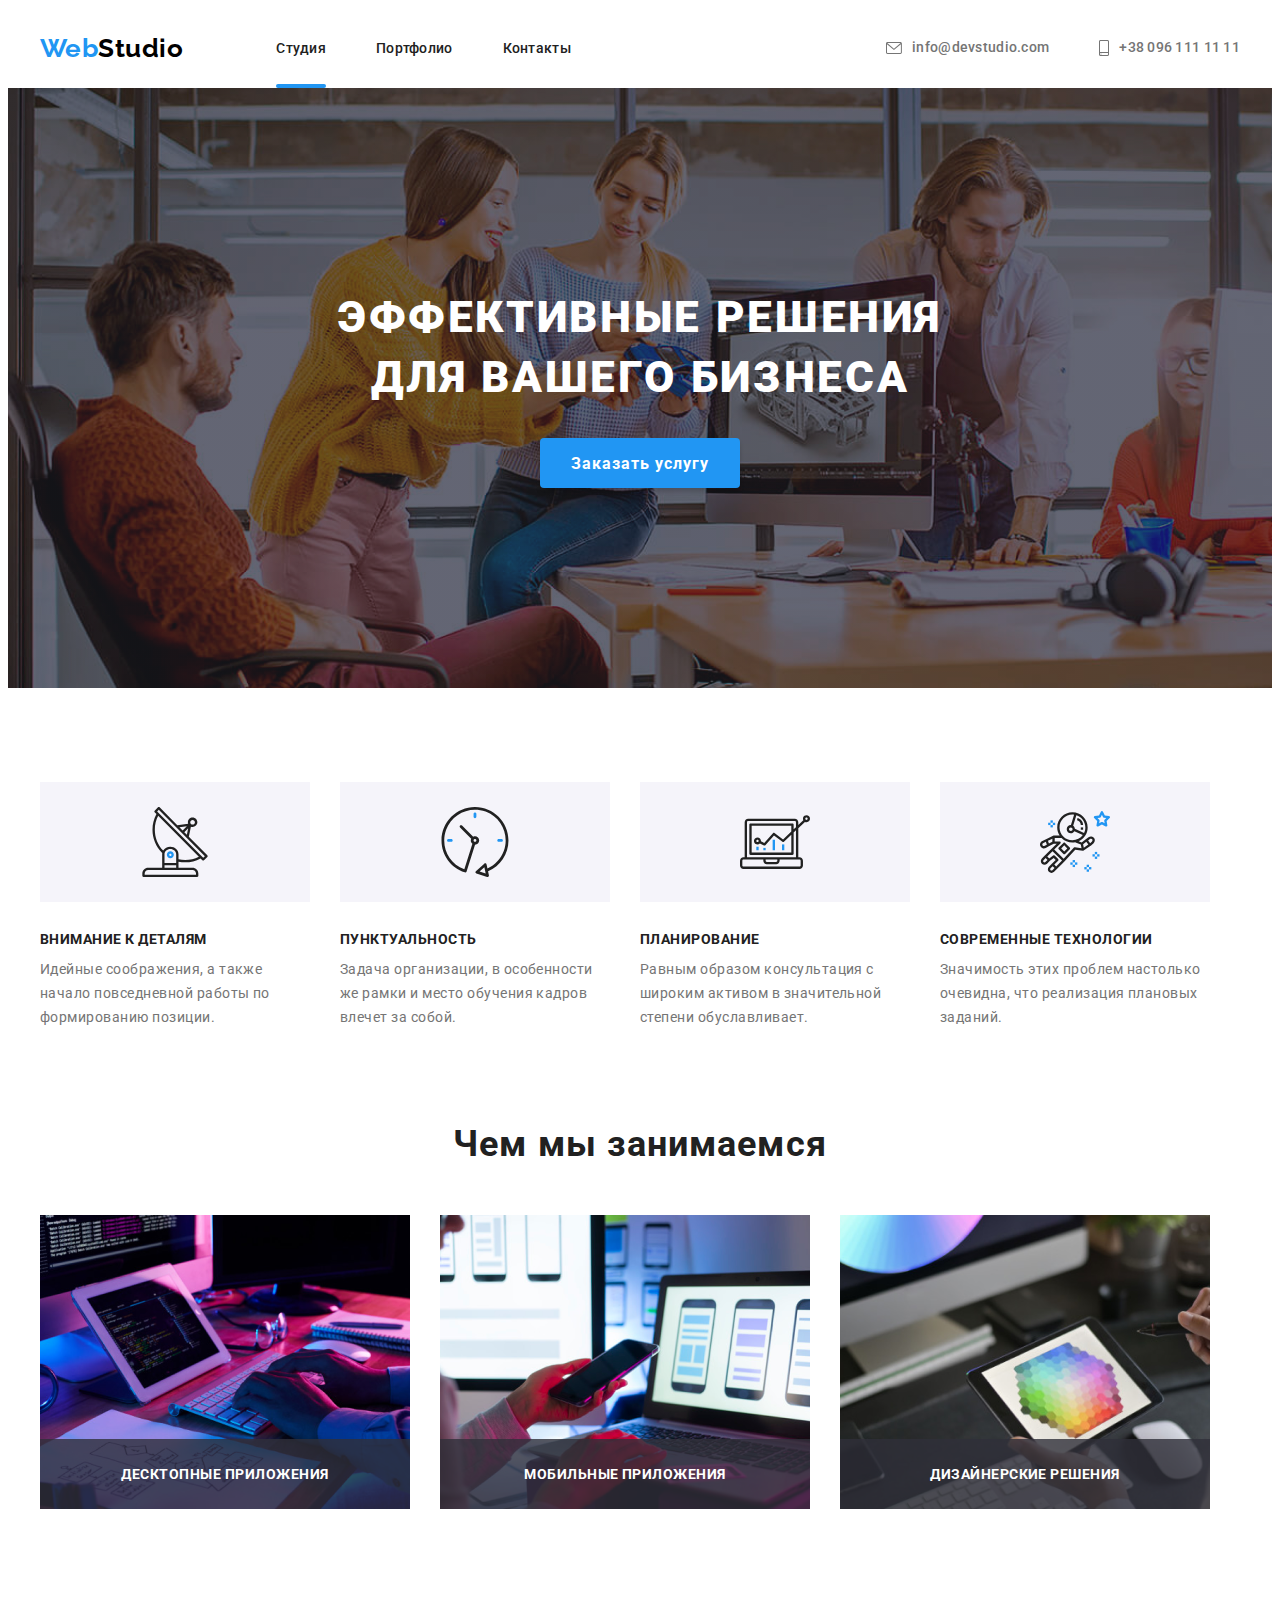
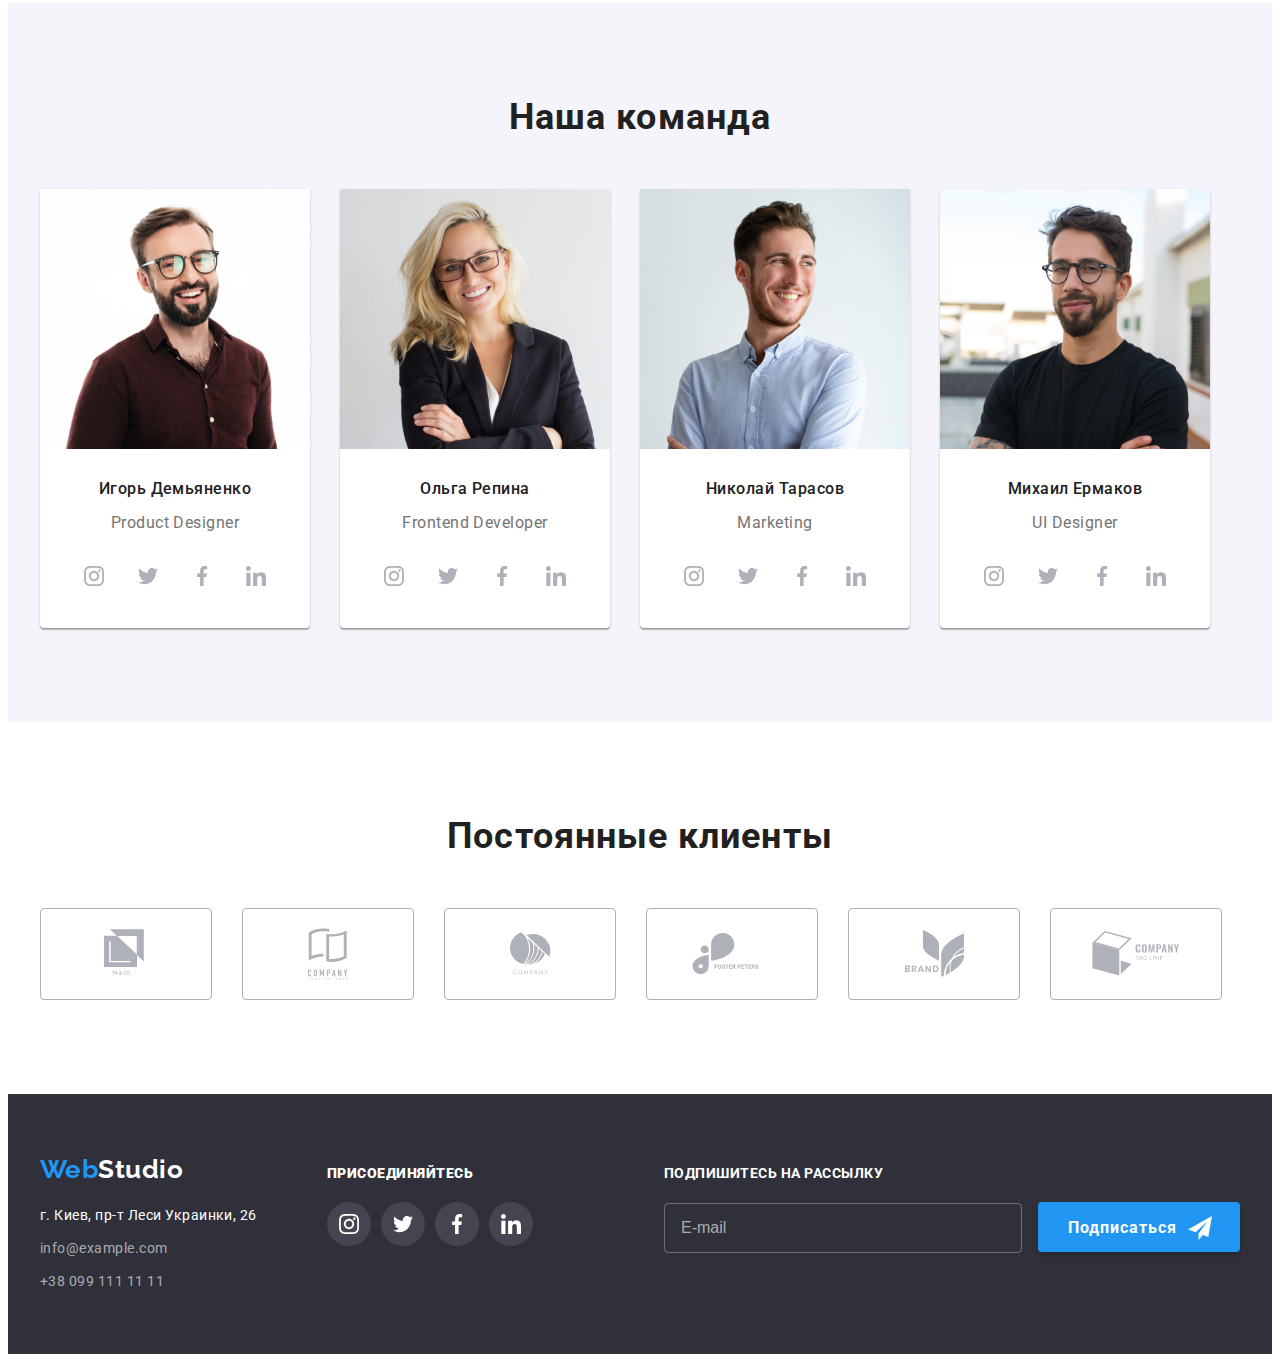
<file: index.html>
<!DOCTYPE html>
<html lang="ru">
<head>
    <meta charset="UTF-8">
    <meta name="viewport" content="width=device-width, initial-scale=1.0">
    <title>WebStudio</title>
    <link rel="preconnect" href="https://fonts.gstatic.com">
    <link href="https://fonts.googleapis.com/css2?family=Raleway:wght@700&family=Roboto:wght@400;500;700;900&display=swap"
      rel="stylesheet">
      <link rel="stylesheet" href="https://cdnjs.cloudflare.com/ajax/libs/modern-normalize/1.0.0/modern-normalize.min.css" integrity="sha512-ISS7cAi1PEhQ8jnbJpJZMd29NlhNj4AWYyLOSp2CE/CsHxTCu+r+t0D2yoJudVrd0/8fTVPUVDzY5Tvli75u/g==" crossorigin="anonymous" />
    <link rel="stylesheet" href="./css/main.min.css">
</head>
<body>
    <!-- header -->
    <header class="header index-header">
        <div class="container navigation">
          <nav class="navigation">
            <a href="./index.html" class="logo-studio">
                <span lang="en" class="logo-web-color">Web</span>Studio
            </a>
           <ul class="nav-web">
               <li class="nav-list">
                   <a class="nav-link current" href="./index.html" >Студия</a>
                </li>
               <li class="nav-list">
                   <a class="nav-link" href="./portfolio.html">Портфолио</a>
                </li>
               <li class="nav-list">
                   <a class="nav-link" href="#">Контакты</a>
                </li>
           </ul>
         </nav>
           <ul class="header-contacts">
               <li class="header-contacts-mail item">
                   <a href="mailto:info@devstudio.com"  
                   class="header-contacts-link"> 
                   <svg class="contacts-icon envelope">
                    <use href="./photo/photo_icon/sprite.svg#icon-envelope-hover"> </use>
                 </svg>
                info@devstudio.com
            </a>
                   
                </li>
            <li class="header-contacts-tel item">
                    <a href="tel:+380961111111" 
                    class="header-contacts-link">
                    <svg class="contacts-icon smartphone">
                        <use href="./photo/photo_icon/sprite.svg#icon-smartphone"> </use>
                     </svg> 
                    +38 096 111 11 11
                </a>     
            </li>
           </ul>
        </div>
     </header>
    <main>
        <!--Hero-->
        <section class="hero">
            <div class="container">
          <h1 class="hero-title">Эффективные решения для вашего бизнеса</h1> 
          <button type="submit" class="hero-bt" data-modal-open>Заказать услугу</button>
        </div>
        </section>
        <!--особености-->
        <section class="section section-uniq">
          <div class="container">
            <h2 class="visually-hidden">особенности</h2>
            <ul class="uniqum-list-item">
                <li class="item-uniq">
                    <div class="uniq-charakt">
                        <svg class="charakt-img">
                        <use href="./photo/photo_icon/sprite1.svg#icon-antenna"></use>
                    </svg>
                    </div>
                    <h3 class="uniqum-title">Внимание к деталям </h3>
                        <p class="uniqum-list">Идейные соображения, а также начало повседневной работы по формированию позиции.</p>  
                </li>
                <li class="item-uniq">
                    <div class="uniq-charakt">
                        <svg class="charakt-img">
                        <use href="./photo/photo_icon/sprite1.svg#icon-clock"></use>
                    </svg>
                    </div>
                    <h3 class="uniqum-title"> Пунктуальность</h3>
                        <p class="uniqum-list">Задача организации, в особенности же рамки и место обучения кадров влечет за собой.</p>
                </li>
                <li class="item-uniq">
                    <div class="uniq-charakt">
                        <svg class="charakt-img">
                        <use href="./photo/photo_icon/sprite1.svg#icon-diagram"></use>
                    </svg>
                    </div>
                    <h3 class="uniqum-title"> Планирование</h3>
                        <p class="uniqum-list">Равным образом консультация с широким активом в значительной степени обуславливает.</p>
                </li>
                <li class="item-uniq">
                    <div class="uniq-charakt">
                        <svg class="charakt-img">
                        <use href="./photo/photo_icon/sprite1.svg#icon-astronaut"></use>
                    </svg>
                    </div>
                    <h3 class="uniqum-title"> Современные технологии</h3>
                        <p class="uniqum-list">Значимость этих проблем настолько очевидна, что реализация плановых заданий.</p>
                </li>
            </ul>
          </div>
        </section>
        <!--work-->
        <section class="work section">
          <div class="container">
            <h2 class="title title-work">Чем мы занимаемся</h2>
            <ul class="work-list">
                <li class="work-item">
                    <img class="work-img" src="./photo/photo_index/img.png" alt="photo keyboard" 
                    width="370" height="294" >
                    <p class="text_img">Десктопные приложения</p>
                </li>
                <li class="work-item">
                    <img class="work-img" src="./photo/photo_index/img2.png" alt="laptop" 
                    width="370" height="294" >
                    <p class="text_img">Мобильные приложения</p>
                </li>
                <li class="work-item">
                    <img class="work-img" src="./photo/photo_index/img3.png" alt="tablet" 
                    width="370" height="294" >
                    <p class="text_img">Дизайнерские решения</p>
                </li>
            </ul>
          </div>
        </section>
        <!--team-->
        <section class="team section">
        <div class="container">
                <h2 class="title title-team">Наша команда</h2>
                 <ul class="team-list">
                    <li class="team-item">
                    <img class="team-img" src="./photo/photo_index/Igor.jpg" alt="Igor" width="270" height="260">
                <div class="team-section">
                        <h3 class="team-name">Игорь Демьяненко</h3>
                            <p lang="en" class="team-work">Product Designer</p>
                           <ul class="social-list">
                               <li class="social-item">
                                   <a class="social-link team-social-link" href="">
                                       <svg class="social-icons">
                                           <use href="./photo/photo_icon/sprite2.svg#instagram"></use>
                                       </svg>
                                   </a>
                               </li>
                               <li class="social-item">
                                   <a class="social-link team-social-link" href="">
                                       <svg class="social-icons">
                                           <use href="./photo/photo_icon/sprite2.svg#twitter" ></use>
                                       </svg>
                                   </a>
                               </li>
                               <li class="social-item">
                                   <a class="social-link team-social-link" href="">
                                       <svg class="social-icons">
                                           <use href="./photo/photo_icon/sprite2.svg#facebook"></use>
                                       </svg>
                                   </a>
                               </li>
                               <li class="social-item">
                                   <a class="social-link team-social-link" href="">
                                       <svg class="social-icons">
                                           <use href="./photo/photo_icon/sprite2.svg#linkedin"></use>
                                       </svg>
                                   </a>
                               </li>
                           </ul>
                        </div>
                     
                    
                </li>
                <li class="team-item">
                    <img class="team-img" src="./photo/photo_index/Olga.jpg" alt="Olga" width="270" height="260">
                    <div class="team-section">
                        <h3 class="team-name">Ольга Репина</h3>
                            <p lang="en" class="team-work">Frontend Developer</p>
                            <ul class="social-list">
                                <li class="social-item">
                                    <a class="social-link team-social-link" href="">
                                        <svg class="social-icons">
                                            <use href="./photo/photo_icon/sprite2.svg#instagram"></use>
                                        </svg>
                                    </a>
                                </li>
                                <li class="social-item">
                                    <a class="social-link team-social-link" href="">
                                        <svg class="social-icons">
                                            <use href="./photo/photo_icon/sprite2.svg#twitter" ></use>
                                        </svg>
                                    </a>
                                </li>
                                <li class="social-item">
                                    <a class="social-link team-social-link" href="">
                                        <svg class="social-icons">
                                            <use href="./photo/photo_icon/sprite2.svg#facebook"></use>
                                        </svg>
                                    </a>
                                </li>
                                <li class="social-item">
                                    <a class="social-link team-social-link" href="">
                                        <svg class="social-icons">
                                            <use href="./photo/photo_icon/sprite2.svg#linkedin"></use>
                                        </svg>
                                    </a>
                                </li>
                            </ul>
                    </div>         
                </li>
                <li class="team-item">
                    <img class="team-img" src="./photo/photo_index/Nikolay.jpg" alt="Nikolay" width="270" height="260">
                    <div class="team-section">
                        <h3 class="team-name">Николай Тарасов</h3>
                            <p lang="en" class="team-work">Marketing</p>
                            <ul class="social-list">
                                <li class="social-item">
                                    <a class="social-link team-social-link" href="">
                                        <svg class="social-icons">
                                            <use href="./photo/photo_icon/sprite2.svg#instagram"></use>
                                        </svg>
                                    </a>
                                </li>
                                <li class="social-item">
                                    <a class="social-link team-social-link" href="">
                                        <svg class="social-icons">
                                            <use href="./photo/photo_icon/sprite2.svg#twitter" ></use>
                                        </svg>
                                    </a>
                                </li>
                                <li class="social-item">
                                    <a class="social-link team-social-link" href="">
                                        <svg class="social-icons">
                                            <use href="./photo/photo_icon/sprite2.svg#facebook"></use>
                                        </svg>
                                    </a>
                                </li>
                                <li class="social-item">
                                    <a class="social-link team-social-link" href="">
                                        <svg class="social-icons">
                                            <use href="./photo/photo_icon/sprite2.svg#linkedin"></use>
                                        </svg>
                                    </a>
                                </li>
                            </ul>
                     </div>       
                </li>
                <li class="team-item">
                    <img class="team-img" src="./photo/photo_index/Michail.jpg" alt="Michail" width="270" height="260">
                    <div class="team-section">
                        <h3 class="team-name">Михаил Ермаков</h3>
                            <p lang="en" class="team-work">UI Designer</p>
                            <ul class="social-list">
                                <li class="social-item">
                                    <a class="social-link team-social-link" href="">
                                        <svg class="social-icons">
                                            <use href="./photo/photo_icon/sprite2.svg#instagram"></use>
                                        </svg>
                                    </a>
                                </li>
                                <li class="social-item">
                                    <a class="social-link team-social-link" href="">
                                        <svg class="social-icons">
                                            <use href="./photo/photo_icon/sprite2.svg#twitter" ></use>
                                        </svg>
                                    </a>
                                </li>
                                <li class="social-item">
                                    <a class="social-link team-social-link" href="">
                                        <svg class="social-icons">
                                            <use href="./photo/photo_icon/sprite2.svg#facebook"></use>
                                        </svg>
                                    </a>
                                </li>
                                <li class="social-item">
                                    <a class="social-link team-social-link" href="">
                                        <svg class="social-icons">
                                            <use href="./photo/photo_icon/sprite2.svg#linkedin"></use>
                                        </svg>
                                    </a>
                                </li>
                            </ul>
                        </div>
                    </li>
                </ul>
            </div>
        </section>
        <!-- Постоянные клиенты -->
        <section class="section client-section">
            <h2 class="title client-title">Постоянные клиенты</h2>
            <div class="container">
                <ul class="client-list">
                    <li class="client-item">
                        <a class="client-link" href="">
                            <svg class="client-icon icon-logo-1">
                                <use href="./photo/photo_icon/sprite3.svg#icon-logo-1"></use>
                            </svg>
                        </a>
                    </li>
                    <li class="client-item">
                        <a class="client-link" href="">
                            <svg class="client-icon icon-logo-2">
                                <use href="./photo/photo_icon/sprite3.svg#icon-logo-2"></use>
                            </svg>
                        </a>
                    </li>
                    <li class="client-item">
                        <a class="client-link" href="">
                            <svg class="client-icon icon-logo-3">
                                <use href="./photo/photo_icon/sprite3.svg#icon-logo-3"></use>
                            </svg>
                        </a>
                    </li>
                    <li class="client-item">
                        <a class="client-link" href="">
                            <svg class="client-icon icon-logo-4">
                                <use href="./photo/photo_icon/sprite3.svg#icon-logo-4"></use>
                            </svg>
                        </a>
                    </li>
                    <li class="client-item">
                        <a class="client-link" href="">
                            <svg class="client-icon icon-logo-5">
                                <use href="./photo/photo_icon/sprite3.svg#icon-logo-5"></use>
                            </svg>
                        </a>
                    </li>
                    <li class="client-item">
                        <a class="client-link" href="">
                            <svg class="client-icon icon-logo-6">
                                <use href="./photo/photo_icon/sprite3.svg#icon-logo-6"></use>
                            </svg>
                        </a>
                    </li>
                </ul>
            </div>
        </section>
    </main>

    <!-- footer -->
    <footer class="footer">
      <div class="container">
          <div class="footer-address">
         <a href="./index.html" class="logo-studio">
            <span lang="en" class="logo-web-color">Web</span>Studio
          </a>
         <address class="address">
                <a class="map-link links" href="https://goo.gl/maps/7WQNY8XXJnGFuJA47" target="_blank">г. Киев, пр-т Леси Украинки, 26</a>
                <a class="footer-contacts-link links" href="mailto:info@example.com">info@example.com</a>
                <a class="footer-contacts-link links" href="tel:+380991111111">+38 099 111 11 11</a>
        </address>
        </div>
      
      <div class="social-footer-container">
          <b class="soc-fot-title">присоединяйтесь</b>
          <ul class="footer-soc-list">
            <li class="social-item">
                <a class="social-link footer-social-link" href="">
                    <svg class="footer-social-icons">
                        <use href="./photo/photo_icon/sprite2.svg#instagram"></use>
                    </svg>
                </a>
            </li>
            <li class="social-item">
                <a class="social-link footer-social-link" href="">
                    <svg class="footer-social-icons">
                        <use href="./photo/photo_icon/sprite2.svg#twitter" ></use>
                    </svg>
                </a>
            </li>
            <li class="social-item">
                <a class="social-link footer-social-link" href="">
                    <svg class="footer-social-icons">
                        <use href="./photo/photo_icon/sprite2.svg#facebook"></use>
                    </svg>
                </a>
            </li>
            <li class="social-item">
                <a class="social-link footer-social-link" href="">
                    <svg class="footer-social-icons">
                        <use href="./photo/photo_icon/sprite2.svg#linkedin"></use>
                    </svg>
                </a>
            </li>
        </ul>
        </div>
        <div class="footer-modal-wrapper">
            <p class="footer-subtitle">Подпишитесь на рассылку</p>
            <form name="footer-form" autocomplete="on" class="footer-form">
                <input class="footer-modal-input" name="user-subscribe" type="email" placeholder="E-mail" required>
                    <button type="submit" class="footer-modal-form-btn">Подписаться</button>
                    <svg class="footer-modal-icon" width="24" height="24">
                        <use href="./photo/photo_icon/sprite5.svg#icon-telegram"></use>
                    </svg>
            </form>
        </div>
    </div>
</footer>  
    <div  data-modal class="backdrop is-hidden">
        <div class="modal-btn">
                <button class="modal-btn-close" type="button"  data-modal-close>
                    <svg class="modal-close-svg">
                        <use href="./photo/photo_icon/sprite4.svg#icon-close-black"></use>
                    </svg>
                </button>
                <form name="modal-form" autocomplete="on" class="contacts-form">
                    <p class="contact-title">Оставьте свои данные, мы вам перезвоним</p>
                    <label for="user-name" class="user-name-title">Имя</label>
                    <span class="modal-form-input-wrap">
                        <input name="user-name" type="text" class="contacts-form-input" id="user-name">
                        <svg class="modal-icon" width="18" height="18">
                            <use href="./photo/photo_icon/sprite5.svg#person-black" ></use>
                        </svg>
                    </span>
                    <label for="user-tel" class="user-name-title">Телефон</label>
                    <span class="modal-form-input-wrap">
                        <input name="user-tel" type="tel" class="contacts-form-input" id="user-tel">
                        <svg class="modal-icon" width="18" height="18">
                            <use href="./photo/photo_icon/sprite5.svg#phone-black"></use>
                        </svg>
                    </span>
                    <label for="user-email" class="user-name-title">Почта</label>
                    <span class="modal-form-input-wrap">
                        <input name="user-email" type="email" class="contacts-form-input" id="user-email">
                        <svg class="modal-icon" width="18" height="18">
                            <use href="./photo/photo_icon/sprite5.svg#email-black"></use>
                        </svg>
                    </span>
                    <label for="user-massage" class="user-name-title">Комментарий</label>
                        <textarea  name="user-massage" placeholder="Введите текст" class="modal-form-massage" id="user-massage"></textarea>
                        <input name="user-policy" type="checkbox"  value="success" class="modal-check-policy visually-hidden" id="user-check-policy">
                        <label for="user-check-policy" class="modal-form-lable-policy">Соглашаюсь с рассылкой и принимаю 
                        <a href="#" class="policy-link">Условия договора</a>
                    </label>
                    <button type="submit" class="modal-form-button">Отправить</button>
                
                </form>
        </div>
    </div>
    
    <script src="./js/modal.js"></script>
</body>
</html>
</file>
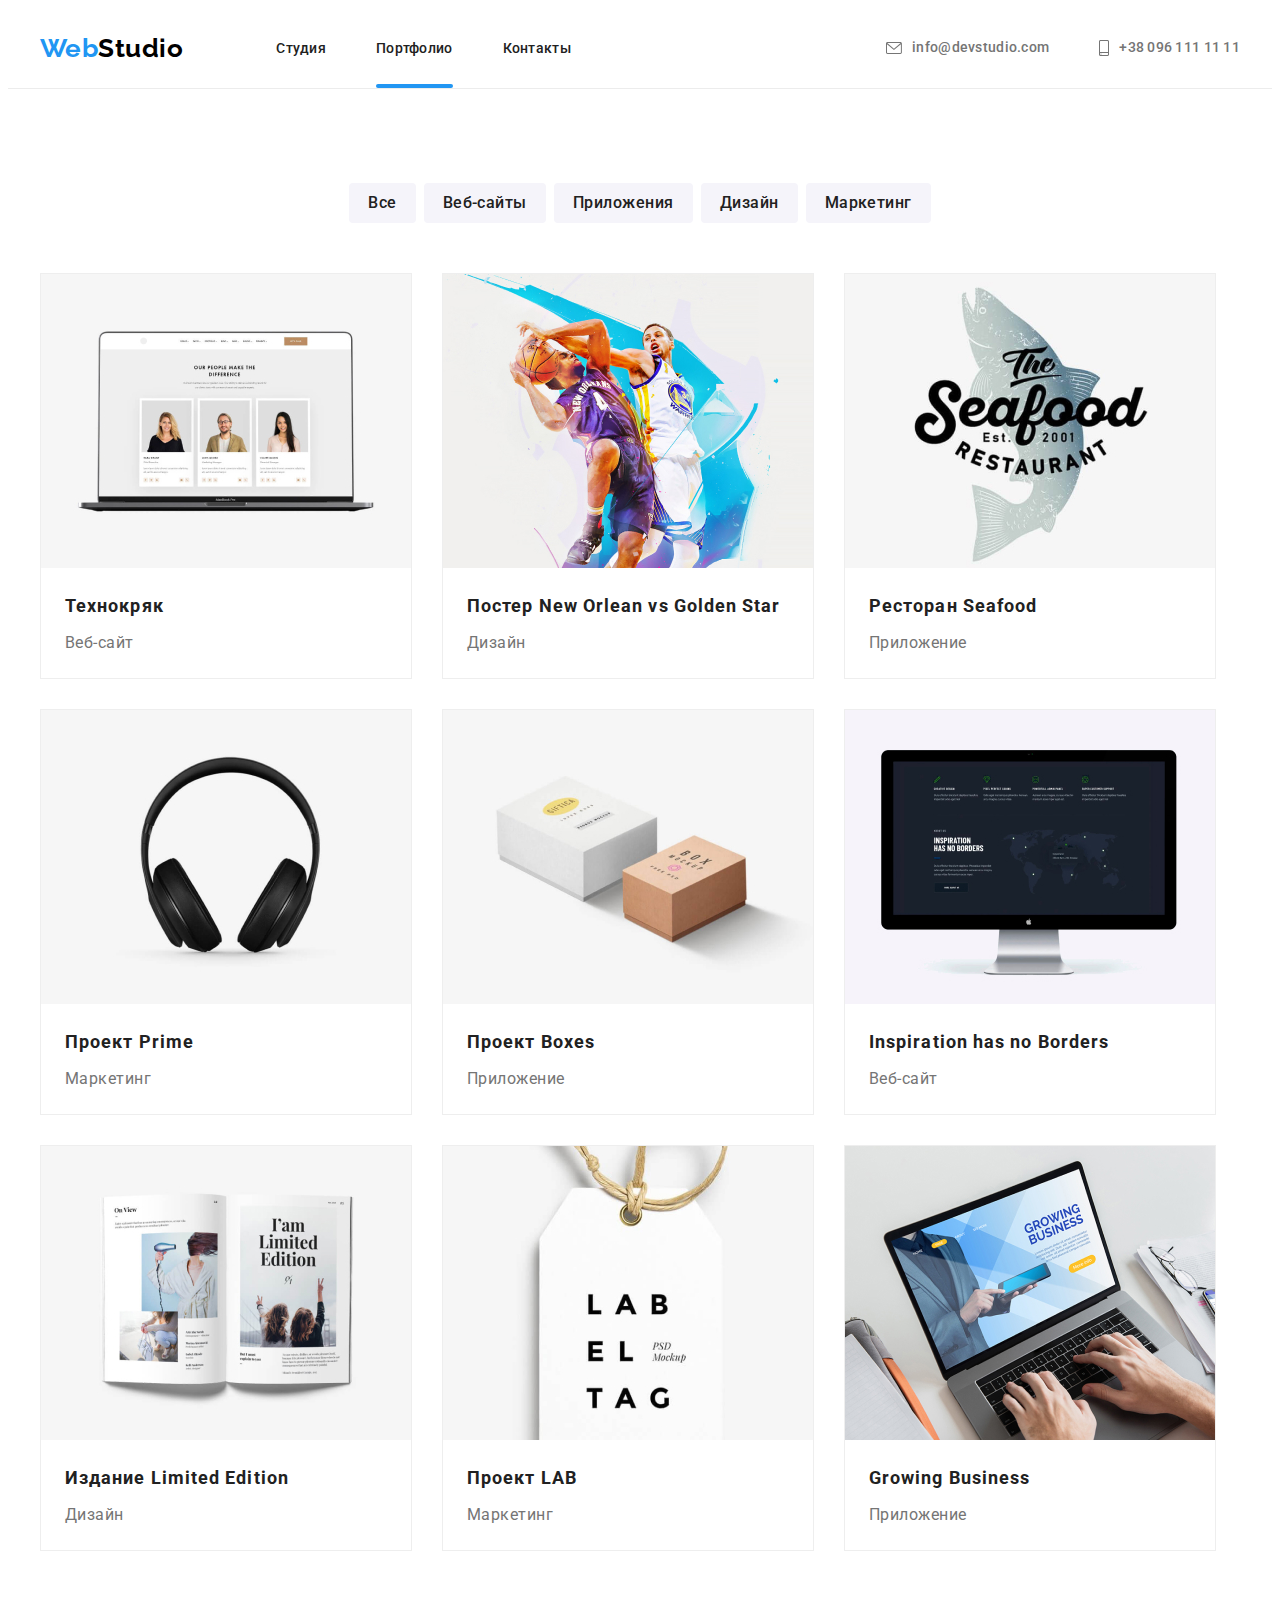
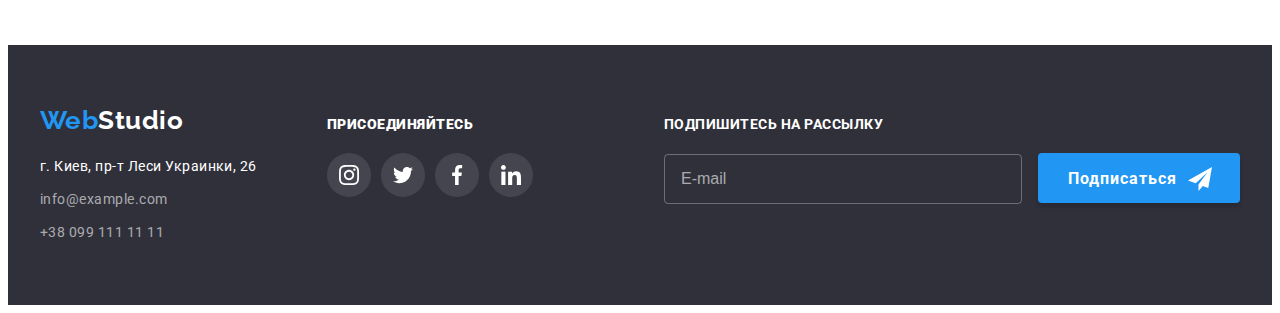
<file: portfolio.html>
<!DOCTYPE html>
<html lang="ru">
<head>
    <meta charset="UTF-8">
    <meta name="viewport" content="width=device-width, initial-scale=1.0">
    <title>Portfolio</title>
    <link rel="preconnect" href="https://fonts.gstatic.com">
    <link href="https://fonts.googleapis.com/css2?family=Raleway:wght@700&family=Roboto:wght@400;500;700;900&display=swap"
    rel="stylesheet">
    <link rel="stylesheet" href="https://cdnjs.cloudflare.com/ajax/libs/modern-normalize/1.0.0/modern-normalize.min.css" integrity="sha512-ISS7cAi1PEhQ8jnbJpJZMd29NlhNj4AWYyLOSp2CE/CsHxTCu+r+t0D2yoJudVrd0/8fTVPUVDzY5Tvli75u/g==" crossorigin="anonymous" />
    <link rel="stylesheet" href="./css/portfolio.min.css">
</head>
<body>
    <!-- header -->
    <header class="header portfolio-header">
        <div class="container navigation">
          <nav class="navigation">
            <a href="./index.html" class="logo-studio">
                <span lang="en" class="logo-web-color">Web</span>Studio
            </a>
           <ul class="nav-web">
               <li class="nav-list">
                   <a class="nav-link" href="./index.html" >Студия</a>
                </li>
               <li class="nav-list">
                   <a class="nav-link current" href="./portfolio.html">Портфолио</a>
                </li>
               <li class="nav-list">
                   <a class="nav-link" href="#">Контакты</a>
                </li>
           </ul>
         </nav>
           <ul class="header-contacts">
               <li class="header-contacts-mail item">
                   <a href="mailto:info@devstudio.com"  
                   class="header-contacts-link"> 
                   <svg class="contacts-icon envelope">
                    <use href="./photo/photo_icon/sprite.svg#icon-envelope-hover"> </use>
                 </svg>
                info@devstudio.com
            </a>
                   
                </li>
            <li class="header-contacts-tel item">
                    <a href="tel:+380961111111" 
                    class="header-contacts-link">
                    <svg class="contacts-icon smartphone">
                        <use href="./photo/photo_icon/sprite.svg#icon-smartphone"> </use>
                     </svg> 
                    +38 096 111 11 11
                </a>     
            </li>
           </ul>
        </div>
     </header>
    <!-- Portfolio -->
    <main>
        <!-- section portfolio -->
    <section class="container portfolio-section">
        <!-- filters -->
        <h1 class="visually-hidden">Фильтр</h1>
        <ul class="portfolio-filter">
           <li class="filter-list">
               <button class="main-bt" type="button">Все</button> 
            </li>
           <li class="filter-list">
               <button class="main-bt" type="button">Веб-сайты</button>
             </li>
           <li class="filter-list">
               <button class="main-bt" type="button">Приложения</button>
             </li>
           <li class="filter-list">
               <button class="main-bt" type="button">Дизайн</button>
             </li>
           <li class="filter-list">
               <button class="main-bt" type="button">Маркетинг</button>
             </li>
        </ul>
        <!-- portfolio main list -->
        <h2 class="visually-hidden">Портфолио</h2>
        <ul class="main-list">
            <li class="main-list-item"> 
                <a class="main-list-link" href="">
                <div class="overlay">
                    <img src="./photo/photo_portfolio/Технокряк_1.jpg" alt="Технокряк" width="370" height="294">
                     <p class="portfolio-overlay-text">Технокряк это современная площадка распространения коронавируса. Компании используют эту платформу для цифрового шпионажа и атак на защищённые сервера конкурентов.</p>
                </div>
                    <div class="portfolio-container">
                     <h3 class="main-list-title">Технокряк</h3>
                        <p class="main-list-theam">Веб-сайт</p>
                    </div>
                </a>
            </li>
            <li class="main-list-item">
                <a class="main-list-link" href="">
                <div class="overlay">
                    <img src="./photo/photo_portfolio/Постер_New_Orlean_2.jpg" alt="Постер_New_Orlean" width="370" height="294">
                     <p class="portfolio-overlay-text">Технокряк это современная площадка распространения коронавируса. Компании используют эту платформу для цифрового шпионажа и атак на защищённые сервера конкурентов.</p>
                </div>
                    <div class="portfolio-container">
                     <h3 class="main-list-title">Постер New Orlean vs Golden Star</h3>
                        <p class="main-list-theam">Дизайн</p>
                    </div>
                </a>
            </li>
            <li class="main-list-item">
                <a class="main-list-link" href="">
                <div class="overlay">
                    <img src="./photo/photo_portfolio/Seafood_3.jpg" alt="Seafood" width="370" height="294">
                     <p class="portfolio-overlay-text">Технокряк это современная площадка распространения коронавируса. Компании используют эту платформу для цифрового шпионажа и атак на защищённые сервера конкурентов.</p>
                </div>
                    <div class="portfolio-container">
                     <h3 class="main-list-title">Ресторан Seafood</h3>
                        <p class="main-list-theam">Приложение</p>
                    </div>
                </a>
            </li>
            <li class="main-list-item">
                <a class="main-list-link" href="">
                <div class="overlay">
                    <img src="./photo/photo_portfolio/Наушники_4.jpg" alt="Наушники" width="370" height="294">
                     <p class="portfolio-overlay-text">Технокряк это современная площадка распространения коронавируса. Компании используют эту платформу для цифрового шпионажа и атак на защищённые сервера конкурентов.</p>
                </div>
                    <div class="portfolio-container">
                     <h3 class="main-list-title">Проект Prime</h3>
                        <p class="main-list-theam">Маркетинг</p>
                    </div> 
                </a>
            </li>
            <li class="main-list-item">
                <a class="main-list-link" href="">
                <div class="overlay">
                    <img src="./photo/photo_portfolio/проект_Boxes_5.jpg" alt="проект_Boxes" width="370" height="294">
                     <p class="portfolio-overlay-text">Технокряк это современная площадка распространения коронавируса. Компании используют эту платформу для цифрового шпионажа и атак на защищённые сервера конкурентов.</p>
                </div>
                    <div class="portfolio-container">
                     <h3 class="main-list-title">Проект Boxes</h3>
                        <p class="main-list-theam">Приложение</p>
                    </div> 
                </a>
            </li>
            <li class="main-list-item">
                <a class="main-list-link" href="">
                <div class="overlay">
                    <img src="./photo/photo_portfolio/Экран_6.jpg" alt="Экран" width="370" height="294">
                     <p class="portfolio-overlay-text">Технокряк это современная площадка распространения коронавируса. Компании используют эту платформу для цифрового шпионажа и атак на защищённые сервера конкурентов.</p>
                </div>
                    <div class="portfolio-container">
                     <h3 class="main-list-title">Inspiration has no Borders</h3>
                        <p class="main-list-theam">Веб-сайт</p>
                    </div>
                </a>
            </li>
            <li class="main-list-item">
                <a class="main-list-link" href="">
                <div class="overlay">
                    <img src="./photo/photo_portfolio/журнал_LE_7.jpg" alt="журнал_LE" width="370" height="294">
                     <p class="portfolio-overlay-text">Технокряк это современная площадка распространения коронавируса. Компании используют эту платформу для цифрового шпионажа и атак на защищённые сервера конкурентов.</p>
                </div>
                    <div class="portfolio-container">
                     <h3 class="main-list-title">Издание Limited Edition</h3>
                        <p class="main-list-theam">Дизайн</p>
                    </div>
                </a>
            </li>
            <li class="main-list-item">
                <a class="main-list-link" href="">
                <div class="overlay">
                    <img src="./photo/photo_portfolio/проект_LAB_8.jpg" alt="проект_LAB" width="370" height="294">
                     <p class="portfolio-overlay-text">Технокряк это современная площадка распространения коронавируса. Компании используют эту платформу для цифрового шпионажа и атак на защищённые сервера конкурентов.</p>
                </div>
                    <div class="portfolio-container">
                     <h3 class="main-list-title">Проект LAB</h3>
                        <p class="main-list-theam">Маркетинг</p>
                    </div>
                </a>
            </li>
            <li class="main-list-item">
                <a class="main-list-link" href="">
                <div class="overlay">
                    <img src="./photo/photo_portfolio/Ноутбук_9.jpg" alt="Ноутбук" width="370" height="294">
                     <p class="portfolio-overlay-text">Технокряк это современная площадка распространения коронавируса. Компании используют эту платформу для цифрового шпионажа и атак на защищённые сервера конкурентов.</p>
                </div>
                    <div class="portfolio-container">
                     <h3 class="main-list-title">Growing Business</h3>
                        <p class="main-list-theam">Приложение</p>
                    </div>
                </a>
            </li>
        </ul>
       </section>
    </main>
    <!-- footer -->
    <footer class="footer">
        <div class="container">
            <div class="footer-address">
           <a href="./index.html" class="logo-studio">
              <span lang="en" class="logo-web-color">Web</span>Studio
            </a>
           <address class="address">
                  <a class="map-link links" href="https://goo.gl/maps/7WQNY8XXJnGFuJA47" target="_blank">г. Киев, пр-т Леси Украинки, 26</a>
                  <a class="footer-contacts-link links" href="mailto:info@example.com">info@example.com</a>
                  <a class="footer-contacts-link links" href="tel:+380991111111">+38 099 111 11 11</a>
          </address>
          </div>
        
        <div class="social-footer-container">
            <b class="soc-fot-title">присоединяйтесь</b>
            <ul class="footer-soc-list">
              <li class="social-item">
                  <a class="social-link footer-social-link" href="">
                      <svg class="footer-social-icons">
                          <use href="./photo/photo_icon/sprite2.svg#instagram"></use>
                      </svg>
                  </a>
              </li>
              <li class="social-item">
                  <a class="social-link footer-social-link" href="">
                      <svg class="footer-social-icons">
                          <use href="./photo/photo_icon/sprite2.svg#twitter" ></use>
                      </svg>
                  </a>
              </li>
              <li class="social-item">
                  <a class="social-link footer-social-link" href="">
                      <svg class="footer-social-icons">
                          <use href="./photo/photo_icon/sprite2.svg#facebook"></use>
                      </svg>
                  </a>
              </li>
              <li class="social-item">
                  <a class="social-link footer-social-link" href="">
                      <svg class="footer-social-icons">
                          <use href="./photo/photo_icon/sprite2.svg#linkedin"></use>
                      </svg>
                  </a>
              </li>
          </ul>
          </div>
          <div class="footer-modal-wrapper">
              <p class="footer-subtitle">Подпишитесь на рассылку</p>
              <form name="footer-form" autocomplete="on" class="footer-form">
                  <input class="footer-modal-input" name="user-subscribe" type="email" placeholder="E-mail" required>
                      <button type="submit" class="footer-modal-form-btn">Подписаться</button>
                      <svg class="footer-modal-icon" width="24" height="24">
                          <use href="./photo/photo_icon/sprite5.svg#icon-telegram"></use>
                      </svg>
              </form>
          </div>
      </div>
  </footer>  
</body>
</html>
</file>
<file: css/main.min.css>
:root{--web-text-color:#212121;--focus-text-color: #2196F3;--tel-mail-text-color:#757575;--secondary-text-color:#ffffff;--over-text-color: #000000;--color-text-footer:  rgba(255, 255, 255, 0.6);--color-hero-button: #188CE8;--color-bag-hero: #2F303A;--secondary-background-color: #f5f4fa;--background-hero: #c4c4c4;--letter-spacing-priority: 0.06em;--letter-spacing:  0.03em;--portfolio-header-line: 1px solid #ececec;--portfolio-border-item: 1px solid #eeeeee;--hero-overlay: rgba(47, 48, 58, 0.4);--primery-icons-color: #AFB1B8;--footer-social-bgc: rgba(255, 255, 255, 0.1);--transition: color 250ms cubic-bezier(0.4, 0, 0.2, 1);--transition-bg: background-color 250ms cubic-bezier(0.4, 0, 0.2, 1);--color-text-work:  rgba(47, 48, 58, 0.8);--backdrop: rgba(0, 0, 0, 0.2);--overlay-bg-color:  rgba(33, 150, 243, 0.9);--box-shaden-modal: 0px 1px 3px rgb(0 0 0 / 12%), 0px 1px 1px rgb(0 0 0 / 14%), 0px 2px 1px rgb(0 0 0 / 20%)}.visually-hidden{position:absolute !important;clip:rect(1px 1px 1px 1px);clip:rect(1px, 1px, 1px, 1px);padding:0 !important;border:0 !important;height:1px !important;width:1px !important;overflow:hidden}body{color:var(--web-text-color);letter-spacing:var(--letter-spacing);font-family:Roboto, sans-serif;font-style:normal;font-weight:700}ul{list-style:none;margin:0;padding:0}a{text-decoration:none;margin:0px;padding:0px}button{font-family:inherit}h1,h2,h3,h4,h5,h6,p{margin:0}img{display:block}.container{width:1200px;padding-left:15px;padding-right:15px;margin:0 auto}.footer .container{display:-webkit-box;display:-ms-flexbox;display:flex;-webkit-box-align:baseline;-ms-flex-align:baseline;align-items:baseline}.section{padding-top:94px;padding-bottom:94px}.title{margin:0;padding:0;color:var(--web-text-color);font-weight:700;font-size:36px;line-height:1.16;text-align:center;letter-spacing:var(--letter-spacing)}.navigation{display:-webkit-box;display:-ms-flexbox;display:flex;-webkit-box-align:center;-ms-flex-align:center;align-items:center}.logo-studio{color:var(--over-text-color);font-family:raleway, sans-serif;font-size:26px;line-height:1.17}.logo-studio:focus{color:var(--focus-text-color)}.footer .logo-studio{margin-bottom:20px;display:inline-block;margin-right:0px;color:var(--secondary-text-color)}.logo-web-color{color:var(--focus-text-color)}.nav-web{display:-webkit-box;display:-ms-flexbox;display:flex;margin-left:93px;font-weight:500;font-size:14px;line-height:1.14;letter-spacing:0.02em}.nav-list .nav-link{display:block;padding-bottom:32px;padding-top:32px;color:var(--web-text-color);font-weight:500;font-size:14px;line-height:1.17;letter-spacing:0.02em;-webkit-transition:var(--transition);transition:var(--transition)}.nav-link:hover,.nav-link:focus{color:var(--focus-text-color)}.nav-web .nav-link .current{color:var(--focus-text-color);font-weight:500;font-size:14px;line-height:1.17;letter-spacing:0.02em}.nav-web .current::after{content:"";display:block;width:100%;height:4px;border-radius:2px;position:absolute;left:0px;bottom:0px;background-color:var(--focus-text-color)}.nav-web .nav-list{position:relative}.nav-web .nav-list:not(:last-child){margin-right:50px}.header-contacts{display:-webkit-box;display:-ms-flexbox;display:flex;margin-left:auto}.header-contacts .item:not(:last-child){margin-right:50px}.header-contacts-link{display:-webkit-box;display:-ms-flexbox;display:flex;-webkit-box-align:center;-ms-flex-align:center;align-items:center;color:var(--tel-mail-text-color);font-weight:500;font-size:14px;line-height:1.14;padding-top:32px;padding-bottom:32px;letter-spacing:0.02em;-webkit-transition:var(--transition);transition:var(--transition)}.header-contacts-link:hover,.header-contacts-link:focus{color:var(--focus-text-color)}.contacts-icon{margin-right:10px;fill:currentColor}.envelope{width:16px;height:12px}.smartphone{width:10px;height:16px}.hero{padding:200px 0px;text-align:center;padding:200px 0px;max-width:1600px;margin-right:auto;margin-left:auto;background-size:cover;background-image:-webkit-gradient(linear, left top, right top, from(var(--hero-overlay)), to(var(--hero-overlay))),url("../photo/photo_icon/bg_hero.png");background-image:linear-gradient(to right, var(--hero-overlay), var(--hero-overlay)),url("../photo/photo_icon/bg_hero.png");background-color:var(--background-hero)}.hero-title{margin-bottom:30px;height:120px;width:696px;margin-right:auto;margin-left:auto;color:var(--secondary-text-color);font-weight:900;font-size:44px;line-height:1.36;letter-spacing:var(--letter-spacing-priority);text-transform:uppercase}.hero-bt{background-color:var(--focus-text-color);color:var(--secondary-text-color);letter-spacing:var(--letter-spacing-priority);-webkit-box-shadow:0px 4px 4px rgba(0,0,0,0.15);box-shadow:0px 4px 4px rgba(0,0,0,0.15);border:1px solid transparent;border-radius:4px;padding:10px 30px;min-width:200px;height:50px;font-weight:700;font-size:16px;line-height:1.87;font-family:inherit;letter-spacing:0.06em;-webkit-transition-property:background;transition-property:background;-webkit-transition-duration:250ms;transition-duration:250ms;-webkit-transition-timing-function:cubic-bezier(0.4, 0, 0.2, 1);transition-timing-function:cubic-bezier(0.4, 0, 0.2, 1)}.hero-bt:focus,.hero-bt:hover{background:var(--color-hero-button)}.uniqum-list-item{display:-webkit-box;display:-ms-flexbox;display:flex;-ms-flex-wrap:wrap;flex-wrap:wrap}.uniqum-list-item .item-uniq{width:270px}.uniqum-list-item .item-uniq:not(:last-child){margin-right:30px}.uniqum-title{color:var(--web-text-color);font-size:14px;line-height:1.14;text-transform:uppercase;text-align:left;margin-bottom:10px}.uniqum-list{color:var(--tel-mail-text-color);font-weight:400;font-size:14px;line-height:1.7;margin:0}.section-uniq{padding-bottom:0}.uniq-charakt{height:120px;margin-bottom:30px;background-color:var(--secondary-background-color);display:-webkit-box;display:-ms-flexbox;display:flex;-webkit-box-pack:center;-ms-flex-pack:center;justify-content:center;-webkit-box-align:center;-ms-flex-align:center;align-items:center}.charakt-img{width:70px;height:70px}.work-list .work-item{position:relative;display:block}.work-list .work-item:not(:last-child){margin-right:30px}.work-list{display:-webkit-box;display:-ms-flexbox;display:flex}.title-work{margin-bottom:50px}.work-list .text_img{display:-webkit-box;display:-ms-flexbox;display:flex;-webkit-box-align:center;-ms-flex-align:center;align-items:center;-webkit-box-pack:center;-ms-flex-pack:center;justify-content:center;margin:0;width:100%;min-height:70px;font-weight:700;font-size:14px;line-height:1.143;text-transform:uppercase;color:var(--secondary-text-color);background-color:var(--color-text-work);position:absolute;bottom:0px;left:0px}.team{background-color:var(--secondary-background-color)}.title-team{margin-bottom:50px}.team-item{min-width:270px;background:#ffffff;-webkit-box-shadow:0px 1px 3px rgba(0,0,0,0.12),0px 1px 1px rgba(0,0,0,0.14),0px 2px 1px rgba(0,0,0,0.2);box-shadow:0px 1px 3px rgba(0,0,0,0.12),0px 1px 1px rgba(0,0,0,0.14),0px 2px 1px rgba(0,0,0,0.2);border-radius:0px 0px 4px 4px}.team-list .team-item:not(:last-child){margin-right:30px}.team-list{display:-webkit-box;display:-ms-flexbox;display:flex}.team-section{text-align:center;padding:30px 10px}.team-name{color:var(--web-text-color);font-weight:500;font-size:16px;line-height:1.19;margin-bottom:10px}.team-work{color:var(--tel-mail-text-color);font-weight:400;font-size:16px;line-height:1.87;text-align:center;margin:0;margin-bottom:16px}.social-list{display:-webkit-box;display:-ms-flexbox;display:flex;-webkit-box-align:center;-ms-flex-align:center;align-items:center;-webkit-box-pack:center;-ms-flex-pack:center;justify-content:center}.social-item:not(:last-child){margin-right:10px}.social-link{display:-webkit-box;display:-ms-flexbox;display:flex;-webkit-box-pack:center;-ms-flex-pack:center;justify-content:center;-webkit-box-align:center;-ms-flex-align:center;align-items:center;width:44px;height:44px;border-radius:50%;-webkit-transition:var(--transition-bg);transition:var(--transition-bg)}.social-link:hover,.social-link:focus{background-color:var(--focus-text-color);fill:var(--secondary-text-color)}.team-social-link{fill:var(--primery-icons-color)}.social-icons{width:20px;height:20px;-webkit-transition:fill 250ms cubic-bezier(0.4, 0, 0.2, 1);transition:fill 250ms cubic-bezier(0.4, 0, 0.2, 1)}.social-icons:hover,.social-icons:focus{background-color:var(--focus-text-color);fill:var(--secondary-text-color)}.client-title{margin-bottom:50px}.client-list{display:-webkit-box;display:-ms-flexbox;display:flex}.client-link{display:-webkit-box;display:-ms-flexbox;display:flex;width:170px;height:90px;-webkit-box-pack:center;-ms-flex-pack:center;justify-content:center;-webkit-box-align:center;-ms-flex-align:center;align-items:center;fill:var(--primery-icons-color);border:1px solid var(--primery-icons-color);border-radius:4px;-webkit-transition-property:border, fill;transition-property:border, fill;-webkit-transition-duration:250ms;transition-duration:250ms;-webkit-transition-timing-function:cubic-bezier(0.4, 0, 0.2, 1);transition-timing-function:cubic-bezier(0.4, 0, 0.2, 1)}.client-link:hover,.client-link:focus{fill:var(--focus-text-color);border-color:var(--focus-text-color)}.client-item:not(:last-child){margin-right:30px}.icon-logo-1{width:44px;height:49px}.icon-logo-2{width:40px;height:52px}.icon-logo-3{width:41px;height:43px}.icon-logo-4{width:80px;height:42px}.icon-logo-5{width:59px;height:47px}.icon-logo-6{width:88px;height:45px}.footer{background-color:var(--color-bag-hero);color:var(--secondary-text-color);padding-top:60px;padding-bottom:60px;display:-webkit-box;display:-ms-flexbox;display:flex}.address{display:-webkit-box;display:-ms-flexbox;display:flex;max-width:231px;font-style:normal;-webkit-box-orient:vertical;-webkit-box-direction:normal;-ms-flex-direction:column;flex-direction:column}.map-link{color:var(--secondary-text-color);font-weight:400;font-size:14px;line-height:1.7}.map-link:hover,.map-link:focus{color:var(--focus-text-color)}.footer-contacts-link{display:block;color:rgba(255,255,255,0.6);font-weight:400;font-size:14px;line-height:1.71}.footer-contacts-link:hover,.footer-contacts-link:focus{color:var(--focus-text-color)}.address .links:not(:last-child){margin-bottom:9px;-webkit-transition-property:color;transition-property:color;-webkit-transition-duration:250ms;transition-duration:250ms;-webkit-transition-timing-function:cubic-bezier(0.4, 0, 0.2, 1);transition-timing-function:cubic-bezier(0.4, 0, 0.2, 1)}.footer-address{margin-right:70px}.social-footer-container{min-width:206px}.soc-fot-title{display:inline-block;margin-bottom:20px;font-size:14px;line-height:1.14;text-transform:uppercase}.footer-social-icons{width:20px;height:20px;fill:var(--secondary-text-color)}.social-item:not(:last-child){margin-right:10px}.social-link{display:-webkit-box;display:-ms-flexbox;display:flex;-webkit-box-pack:center;-ms-flex-pack:center;justify-content:center;-webkit-box-align:center;-ms-flex-align:center;align-items:center;width:44px;height:44px;border-radius:50%;-webkit-transition:var(--transition-bg);transition:var(--transition-bg)}.social-link:hover,.social-link:focus{background-color:var(--focus-text-color);fill:var(--secondary-text-color)}.team-social-link{fill:var(--primery-icons-color)}.social-icons{width:20px;height:20px;-webkit-transition:fill 250ms cubic-bezier(0.4, 0, 0.2, 1);transition:fill 250ms cubic-bezier(0.4, 0, 0.2, 1)}.social-icons:hover,.social-icons:focus{background-color:var(--focus-text-color);fill:var(--secondary-text-color)}.footer-soc-list{display:-webkit-box;display:-ms-flexbox;display:flex}.footer-social-link{display:-webkit-box;display:-ms-flexbox;display:flex;-webkit-box-pack:center;-ms-flex-pack:center;justify-content:center;-webkit-box-align:center;-ms-flex-align:center;align-items:center;background-color:var(--footer-social-bgc);-webkit-transition:var(--transition-bg);transition:var(--transition-bg)}.footer-subtitle{display:inline-block;margin-bottom:20px;font-size:14px;line-height:1.14;text-transform:uppercase}.footer-modal-wrapper{margin-left:auto}.footer-form{position:relative}.footer-modal-input{width:358px;height:50px;padding:15px 16px;margin-right:12px;color:var(--secondary-text-color);border:1px solid rgba(255,255,255,0.3);-webkit-box-sizing:border-box;box-sizing:border-box;background-color:transparent;border-radius:4px}.footer-modal-input::-webkit-input-placeholder{font-size:16px;line-height:1.25;color:var(--color-text-footer)}.footer-modal-input:-ms-input-placeholder{font-size:16px;line-height:1.25;color:var(--color-text-footer)}.footer-modal-input::-ms-input-placeholder{font-size:16px;line-height:1.25;color:var(--color-text-footer)}.footer-modal-input::placeholder{font-size:16px;line-height:1.25;color:var(--color-text-footer)}.footer-modal-icon{width:24px;height:24px;fill:var(--secondary-text-color);position:absolute;right:28px;top:50%;-webkit-transform:translateY(-50%);transform:translateY(-50%)}.footer-modal-form-btn{border:1px solid transparent;border-radius:4px;padding:10px 62px 10px 29px;min-width:200px;height:50px;cursor:pointer;-ms-flex-item-align:center;-ms-grid-row-align:center;align-self:center;-webkit-box-shadow:0px 4px 4px rgba(0,0,0,0.15);box-shadow:0px 4px 4px rgba(0,0,0,0.15);color:var(--secondary-text-color);background:var(--focus-text-color);font-weight:700;font-size:16px;line-height:1.875;font-family:inherit;letter-spacing:0.06em}.footer-modal-form-btn:active{outline:none}.backdrop{position:fixed;top:0;left:0;width:100%;height:100%;background-color:var(--backdrop);top:50%;left:50%;-webkit-transform:translate(-50%, -50%);transform:translate(-50%, -50%);-webkit-transition:all 250ms cubic-bezier(0.4, 0, 0.2, 1);transition:all 250ms cubic-bezier(0.4, 0, 0.2, 1)}.modal-btn{position:absolute;top:50%;left:50%;-webkit-transform:translate(-50%, -50%);transform:translate(-50%, -50%);width:528px;min-height:581px;padding:40px;background:#ffffff;-webkit-box-shadow:var(--box-shaden-modal);box-shadow:var(--box-shaden-modal);border-radius:4px}.modal-btn-close{width:30px;height:30px;padding:0;border:1px solid rgba(0,0,0,0.1);-webkit-box-sizing:border-box;box-sizing:border-box;cursor:pointer;display:-webkit-box;display:-ms-flexbox;display:flex;-webkit-box-pack:center;-ms-flex-pack:center;justify-content:center;-webkit-box-align:center;-ms-flex-align:center;align-items:center;background-color:transparent;position:absolute;top:8px;right:8px;border-radius:50%}.modal-close-svg{width:18px;height:18px;fill:var(--over-text-color);-webkit-transition-property:fill;transition-property:fill;-webkit-transition-duration:250ms;transition-duration:250ms;-webkit-transition-timing-function:cubic-bezier(0.4, 0, 0.2, 1);transition-timing-function:cubic-bezier(0.4, 0, 0.2, 1)}.modal-btn-close:hover .modal-close-svg,.modal-btn-close:focus .modal-close-svg{fill:var(--focus-text-color)}.is-hidden{opacity:0;visibility:hidden;pointer-events:none}.contacts-form{display:-webkit-box;display:-ms-flexbox;display:flex;-webkit-box-orient:vertical;-webkit-box-direction:normal;-ms-flex-direction:column;flex-direction:column}.contact-title{margin-bottom:12px;margin-top:2px;font-size:20px;line-height:1.15;text-align:center;letter-spacing:0.03em;color:var(--web-text-color)}.contacts-form-input{width:100%;height:40px;padding-left:42px;border:1px solid rgba(33,33,33,0.2);border-radius:4px;-webkit-transition-property:border-color;transition-property:border-color;-webkit-transition-duration:250ms;transition-duration:250ms;-webkit-transition-timing-function:cubic-bezier(0.4, 0, 0.2, 1);transition-timing-function:cubic-bezier(0.4, 0, 0.2, 1)}.contacts-form-input:focus,.contacts-form-input:hover{outline:none;border-color:var(--focus-text-color)}.user-name-title{margin-bottom:4px;font-weight:400;font-size:12px;line-height:1.16;letter-spacing:0.01em;color:var(--tel-mail-text-color)}.modal-form-input-wrap{position:relative;width:100%;height:40px;margin-bottom:10px}.modal-form-massage{-webkit-transition-property:border-color;transition-property:border-color;-webkit-transition-duration:250ms;transition-duration:250ms;-webkit-transition-timing-function:cubic-bezier(0.4, 0, 0.2, 1);transition-timing-function:cubic-bezier(0.4, 0, 0.2, 1);width:100%;height:120px;margin-bottom:20px;padding:12px 16px;resize:none;border:1px solid rgba(33,33,33,0.2);-webkit-box-sizing:border-box;box-sizing:border-box;border-radius:4px}.modal-form-massage:focus{outline:none;border-color:var(--focus-text-color)}.modal-form-massage::-webkit-input-placeholder{font-size:12px;line-height:1.167;letter-spacing:0.01em;color:rgba(117,117,117,0.5)}.modal-form-massage:-ms-input-placeholder{font-size:12px;line-height:1.167;letter-spacing:0.01em;color:rgba(117,117,117,0.5)}.modal-form-massage::-ms-input-placeholder{font-size:12px;line-height:1.167;letter-spacing:0.01em;color:rgba(117,117,117,0.5)}.modal-form-massage::placeholder{font-size:12px;line-height:1.167;letter-spacing:0.01em;color:rgba(117,117,117,0.5)}.modal-icon{position:absolute;top:50%;left:2%;-webkit-transform:translateY(-50%);transform:translateY(-50%);-webkit-transition-property:fill;transition-property:fill;-webkit-transition-duration:250ms;transition-duration:250ms;-webkit-transition-timing-function:cubic-bezier(0.4, 0, 0.2, 1);transition-timing-function:cubic-bezier(0.4, 0, 0.2, 1);fill:var(--web-text-color)}.contacts-form-input:focus+.modal-icon,.contacts-form-input:hover+.modal-icon{fill:var(--focus-text-color)}.modal-form-lable-policy{display:-webkit-box;display:-ms-flexbox;display:flex;-webkit-box-align:center;-ms-flex-align:center;align-items:center;-webkit-box-pack:center;-ms-flex-pack:center;justify-content:center;margin-bottom:30px;font-weight:400;font-size:14px;line-height:1.714;margin-bottom:30px}.modal-form-lable-policy::before{display:inline-block;content:"";width:16px;height:15px;outline:1px solid #212121;margin-right:7px;border-radius:2px}.modal-check-policy:checked+.modal-form-lable-policy::before{background-image:url(../photo/photo_icon/icon_check.svg);outline:none}.modal-check-policy:focus+.modal-form-lable-policy::before{outline:2px solid var(--focus-text-color)}.policy-link{color:var(--focus-text-color);margin-left:5px}.modal-form-button{border:1px solid transparent;border-radius:4px;padding:10px 30PX;min-width:200px;height:50px;cursor:pointer;-ms-flex-item-align:center;-ms-grid-row-align:center;align-self:center;-webkit-box-shadow:0px 4px 4px rgba(0,0,0,0.15);box-shadow:0px 4px 4px rgba(0,0,0,0.15);color:var(--secondary-text-color);background:var(--focus-text-color);font-weight:700;font-size:16px;line-height:1.875;font-family:inherit;letter-spacing:0.06em}.modal-form-button:focus,.modal-form-button:hover{background-color:var(--color-hero-button)}
/*# sourceMappingURL=main.min.css.map */
</file>
<file: css/portfolio.min.css>
:root{--web-text-color:#212121;--focus-text-color: #2196F3;--tel-mail-text-color:#757575;--secondary-text-color:#ffffff;--over-text-color: #000000;--color-text-footer:  rgba(255, 255, 255, 0.6);--color-hero-button: #188CE8;--color-bag-hero: #2F303A;--secondary-background-color: #f5f4fa;--background-hero: #c4c4c4;--letter-spacing-priority: 0.06em;--letter-spacing:  0.03em;--portfolio-header-line: 1px solid #ececec;--portfolio-border-item: 1px solid #eeeeee;--hero-overlay: rgba(47, 48, 58, 0.4);--primery-icons-color: #AFB1B8;--footer-social-bgc: rgba(255, 255, 255, 0.1);--transition: color 250ms cubic-bezier(0.4, 0, 0.2, 1);--transition-bg: background-color 250ms cubic-bezier(0.4, 0, 0.2, 1);--color-text-work:  rgba(47, 48, 58, 0.8);--backdrop: rgba(0, 0, 0, 0.2);--overlay-bg-color:  rgba(33, 150, 243, 0.9);--box-shaden-modal: 0px 1px 3px rgb(0 0 0 / 12%), 0px 1px 1px rgb(0 0 0 / 14%), 0px 2px 1px rgb(0 0 0 / 20%)}.visually-hidden{position:absolute !important;clip:rect(1px 1px 1px 1px);clip:rect(1px, 1px, 1px, 1px);padding:0 !important;border:0 !important;height:1px !important;width:1px !important;overflow:hidden}body{color:var(--web-text-color);letter-spacing:var(--letter-spacing);font-family:Roboto, sans-serif;font-style:normal;font-weight:700}ul{list-style:none;margin:0;padding:0}a{text-decoration:none;margin:0px;padding:0px}button{font-family:inherit}h1,h2,h3,h4,h5,h6,p{margin:0}img{display:block}.container{width:1200px;padding-left:15px;padding-right:15px;margin:0 auto}.footer .container{display:-webkit-box;display:-ms-flexbox;display:flex;-webkit-box-align:baseline;-ms-flex-align:baseline;align-items:baseline}.section{padding-top:94px;padding-bottom:94px}.title{margin:0;padding:0;color:var(--web-text-color);font-weight:700;font-size:36px;line-height:1.16;text-align:center;letter-spacing:var(--letter-spacing)}.navigation{display:-webkit-box;display:-ms-flexbox;display:flex;-webkit-box-align:center;-ms-flex-align:center;align-items:center}.logo-studio{color:var(--over-text-color);font-family:raleway, sans-serif;font-size:26px;line-height:1.17}.logo-studio:focus{color:var(--focus-text-color)}.footer .logo-studio{margin-bottom:20px;display:inline-block;margin-right:0px;color:var(--secondary-text-color)}.logo-web-color{color:var(--focus-text-color)}.nav-web{display:-webkit-box;display:-ms-flexbox;display:flex;margin-left:93px;font-weight:500;font-size:14px;line-height:1.14;letter-spacing:0.02em}.nav-list .nav-link{display:block;padding-bottom:32px;padding-top:32px;color:var(--web-text-color);font-weight:500;font-size:14px;line-height:1.17;letter-spacing:0.02em;-webkit-transition:var(--transition);transition:var(--transition)}.nav-link:hover,.nav-link:focus{color:var(--focus-text-color)}.nav-web .nav-link .current{color:var(--focus-text-color);font-weight:500;font-size:14px;line-height:1.17;letter-spacing:0.02em}.nav-web .current::after{content:"";display:block;width:100%;height:4px;border-radius:2px;position:absolute;left:0px;bottom:0px;background-color:var(--focus-text-color)}.nav-web .nav-list{position:relative}.nav-web .nav-list:not(:last-child){margin-right:50px}.header-contacts{display:-webkit-box;display:-ms-flexbox;display:flex;margin-left:auto}.header-contacts .item:not(:last-child){margin-right:50px}.header-contacts-link{display:-webkit-box;display:-ms-flexbox;display:flex;-webkit-box-align:center;-ms-flex-align:center;align-items:center;color:var(--tel-mail-text-color);font-weight:500;font-size:14px;line-height:1.14;padding-top:32px;padding-bottom:32px;letter-spacing:0.02em;-webkit-transition:var(--transition);transition:var(--transition)}.header-contacts-link:hover,.header-contacts-link:focus{color:var(--focus-text-color)}.contacts-icon{margin-right:10px;fill:currentColor}.envelope{width:16px;height:12px}.smartphone{width:10px;height:16px}.main-bt{background:var(--secondary-background-color);color:var(--web-text-color);border-radius:4px;border:1px solid transparent;padding:6px 18px;cursor:pointer;font-weight:500;font-size:16px;line-height:1.62;text-align:center;letter-spacing:0.03em;font-family:inherit;-webkit-transition-property:background, color, border-shadow;transition-property:background, color, border-shadow;-webkit-transition-duration:250ms;transition-duration:250ms;-webkit-transition-timing-function:cubic-bezier(0.4, 0, 0.2, 1);transition-timing-function:cubic-bezier(0.4, 0, 0.2, 1)}.main-bt:hover,.main-bt:focus{background:var(--focus-text-color);color:var(--secondary-text-color);-webkit-box-shadow:0px 3px 1px rgba(0,0,0,0.1),0px 1px 2px rgba(0,0,0,0.08),0px 2px 2px rgba(0,0,0,0.12);box-shadow:0px 3px 1px rgba(0,0,0,0.1),0px 1px 2px rgba(0,0,0,0.08),0px 2px 2px rgba(0,0,0,0.12);border-radius:4px}.portfolio-filter{display:-webkit-box;display:-ms-flexbox;display:flex;-webkit-box-pack:center;-ms-flex-pack:center;justify-content:center;margin-bottom:50px}.portfolio-filter .filter-list:not(:last-child){margin-right:8px}.portfolio-section{padding:94px 15px}.portfolio-header{border-bottom:var(--portfolio-header-line)}.main-list{display:-webkit-box;display:-ms-flexbox;display:flex;-ms-flex-wrap:wrap;flex-wrap:wrap}.main-list .main-list-link{display:block;-webkit-transition-property:border-shadow;transition-property:border-shadow;-webkit-transition-duration:250ms;transition-duration:250ms;-webkit-transition-timing-function:cubic-bezier(0.4, 0, 0.2, 1);transition-timing-function:cubic-bezier(0.4, 0, 0.2, 1)}.overlay{position:relative;overflow:hidden}.portfolio-overlay-text{margin:0;padding:63px 24px;font-size:18px;line-height:1.556;color:var(--secondary-text-color);background-color:var(--overlay-bg-color);-webkit-transform:translateY(100%);transform:translateY(100%);position:absolute;top:0;left:0;width:100%;height:100%}.main-list .main-list-link .portfolio-overlay-text{-webkit-transition:-webkit-transform 250ms cubic-bezier(0.4, 0, 0.2, 1);transition:-webkit-transform 250ms cubic-bezier(0.4, 0, 0.2, 1);transition:transform 250ms cubic-bezier(0.4, 0, 0.2, 1);transition:transform 250ms cubic-bezier(0.4, 0, 0.2, 1), -webkit-transform 250ms cubic-bezier(0.4, 0, 0.2, 1)}.main-list .main-list-link:hover .portfolio-overlay-text,.main-list .main-list-link:focus .portfolio-overlay-text{-webkit-transform:translateY(0%);transform:translateY(0%)}.portfolio-container{padding:20px 24px}.main-list .main-list-item{width:370px;border:var(--portfolio-border-item)}.main-list .main-list-item:not(:nth-child(3n)){margin-right:30px}.main-list .main-list-item:not(:nth-last-child(-n+3)){margin-bottom:30px}.main-list-title{margin:0;margin-bottom:4px;color:var(--web-text-color);font-weight:700;font-size:18px;line-height:2;letter-spacing:var(--letter-spacing-priority)}.main-list-theam{margin:0;color:var(--tel-mail-text-color);font-weight:400;font-size:16px;line-height:1.87}.main-list .main-list-link:hover,.main-list .main-list-link:focus{-webkit-box-shadow:0px 1px 1px rgba(0,0,0,0.12),0px 4px 4px rgba(0,0,0,0.06),1px 4px 6px rgba(0,0,0,0.16);box-shadow:0px 1px 1px rgba(0,0,0,0.12),0px 4px 4px rgba(0,0,0,0.06),1px 4px 6px rgba(0,0,0,0.16)}.footer{background-color:var(--color-bag-hero);color:var(--secondary-text-color);padding-top:60px;padding-bottom:60px;display:-webkit-box;display:-ms-flexbox;display:flex}.address{display:-webkit-box;display:-ms-flexbox;display:flex;max-width:231px;font-style:normal;-webkit-box-orient:vertical;-webkit-box-direction:normal;-ms-flex-direction:column;flex-direction:column}.map-link{color:var(--secondary-text-color);font-weight:400;font-size:14px;line-height:1.7}.map-link:hover,.map-link:focus{color:var(--focus-text-color)}.footer-contacts-link{display:block;color:rgba(255,255,255,0.6);font-weight:400;font-size:14px;line-height:1.71}.footer-contacts-link:hover,.footer-contacts-link:focus{color:var(--focus-text-color)}.address .links:not(:last-child){margin-bottom:9px;-webkit-transition-property:color;transition-property:color;-webkit-transition-duration:250ms;transition-duration:250ms;-webkit-transition-timing-function:cubic-bezier(0.4, 0, 0.2, 1);transition-timing-function:cubic-bezier(0.4, 0, 0.2, 1)}.footer-address{margin-right:70px}.social-footer-container{min-width:206px}.soc-fot-title{display:inline-block;margin-bottom:20px;font-size:14px;line-height:1.14;text-transform:uppercase}.footer-social-icons{width:20px;height:20px;fill:var(--secondary-text-color)}.social-item:not(:last-child){margin-right:10px}.social-link{display:-webkit-box;display:-ms-flexbox;display:flex;-webkit-box-pack:center;-ms-flex-pack:center;justify-content:center;-webkit-box-align:center;-ms-flex-align:center;align-items:center;width:44px;height:44px;border-radius:50%;-webkit-transition:var(--transition-bg);transition:var(--transition-bg)}.social-link:hover,.social-link:focus{background-color:var(--focus-text-color);fill:var(--secondary-text-color)}.team-social-link{fill:var(--primery-icons-color)}.social-icons{width:20px;height:20px;-webkit-transition:fill 250ms cubic-bezier(0.4, 0, 0.2, 1);transition:fill 250ms cubic-bezier(0.4, 0, 0.2, 1)}.social-icons:hover,.social-icons:focus{background-color:var(--focus-text-color);fill:var(--secondary-text-color)}.footer-soc-list{display:-webkit-box;display:-ms-flexbox;display:flex}.footer-social-link{display:-webkit-box;display:-ms-flexbox;display:flex;-webkit-box-pack:center;-ms-flex-pack:center;justify-content:center;-webkit-box-align:center;-ms-flex-align:center;align-items:center;background-color:var(--footer-social-bgc);-webkit-transition:var(--transition-bg);transition:var(--transition-bg)}.footer-subtitle{display:inline-block;margin-bottom:20px;font-size:14px;line-height:1.14;text-transform:uppercase}.footer-modal-wrapper{margin-left:auto}.footer-form{position:relative}.footer-modal-input{width:358px;height:50px;padding:15px 16px;margin-right:12px;color:var(--secondary-text-color);border:1px solid rgba(255,255,255,0.3);-webkit-box-sizing:border-box;box-sizing:border-box;background-color:transparent;border-radius:4px}.footer-modal-input::-webkit-input-placeholder{font-size:16px;line-height:1.25;color:var(--color-text-footer)}.footer-modal-input:-ms-input-placeholder{font-size:16px;line-height:1.25;color:var(--color-text-footer)}.footer-modal-input::-ms-input-placeholder{font-size:16px;line-height:1.25;color:var(--color-text-footer)}.footer-modal-input::placeholder{font-size:16px;line-height:1.25;color:var(--color-text-footer)}.footer-modal-icon{width:24px;height:24px;fill:var(--secondary-text-color);position:absolute;right:28px;top:50%;-webkit-transform:translateY(-50%);transform:translateY(-50%)}.footer-modal-form-btn{border:1px solid transparent;border-radius:4px;padding:10px 62px 10px 29px;min-width:200px;height:50px;cursor:pointer;-ms-flex-item-align:center;-ms-grid-row-align:center;align-self:center;-webkit-box-shadow:0px 4px 4px rgba(0,0,0,0.15);box-shadow:0px 4px 4px rgba(0,0,0,0.15);color:var(--secondary-text-color);background:var(--focus-text-color);font-weight:700;font-size:16px;line-height:1.875;font-family:inherit;letter-spacing:0.06em}.footer-modal-form-btn:active{outline:none}
/*# sourceMappingURL=portfolio.min.css.map */
</file>
